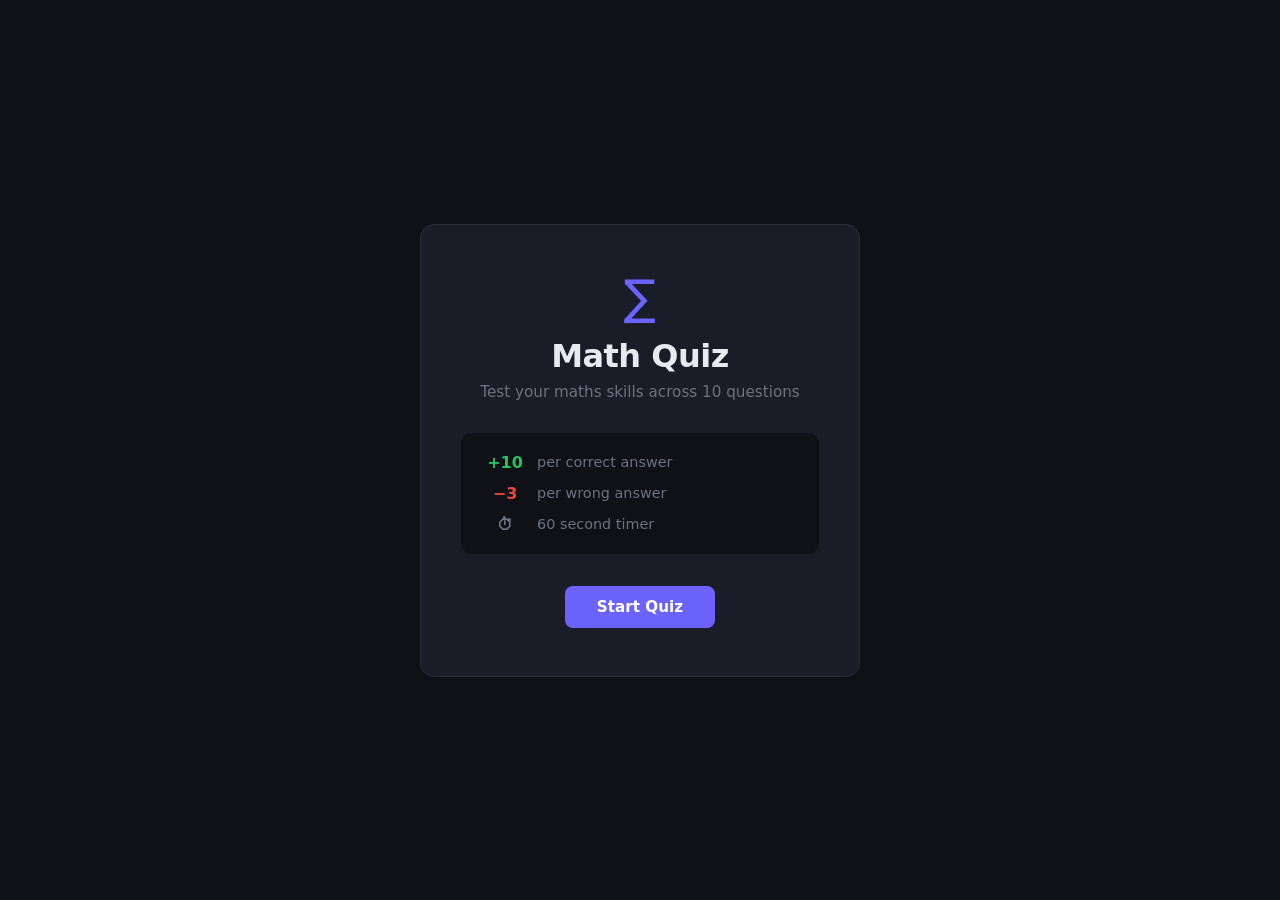
<file: docs/index.html>
<!DOCTYPE html>
<html lang="en">
<head>
  <meta charset="UTF-8" />
  <meta name="viewport" content="width=device-width, initial-scale=1.0"/>
  <title>Math Quiz</title>
  <link rel="stylesheet" href="style.css" />
</head>
<body class="landing">
  <div class="card landing-card">
    <div class="logo">∑</div>
    <h1>Math Quiz</h1>
    <p class="subtitle">Test your maths skills across 10 questions</p>

    <div class="rules">
      <div class="rule">
        <span class="rule-icon correct-color">+10</span>
        <span>per correct answer</span>
      </div>
      <div class="rule">
        <span class="rule-icon wrong-color">−3</span>
        <span>per wrong answer</span>
      </div>
      <div class="rule">
        <span class="rule-icon">⏱</span>
        <span>60 second timer</span>
      </div>
    </div>

    <a href="quiz.html" class="btn btn-primary">Start Quiz</a>
  </div>

  <script src="script.js"></script>
</body>
</html>
</file>
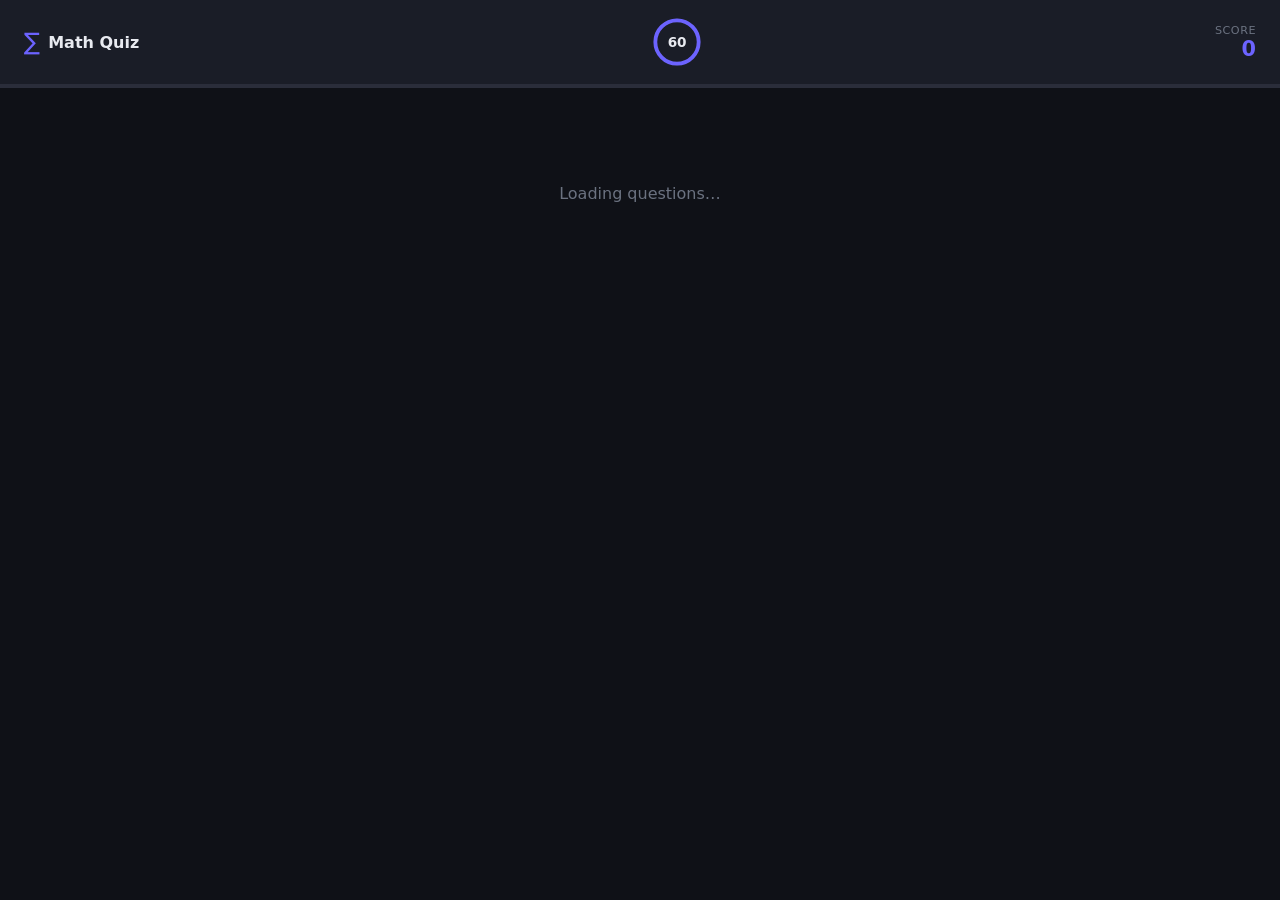
<file: docs/quiz.html>
<!DOCTYPE html>
<html lang="en">
<head>
  <meta charset="UTF-8" />
  <meta name="viewport" content="width=device-width, initial-scale=1.0"/>
  <title>Math Quiz</title>
  <link rel="stylesheet" href="style.css" />
</head>
<body class="quiz-page">

  <!-- Header bar -->
  <header class="quiz-header">
    <div class="header-left">
      <span class="logo-sm">∑</span>
      <span class="header-title">Math Quiz</span>
    </div>
    <div class="header-center">
      <div id="timer-ring">
        <svg viewBox="0 0 48 48">
          <circle cx="24" cy="24" r="20" class="ring-bg"/>
          <circle cx="24" cy="24" r="20" class="ring-fill" id="ring-fill"/>
        </svg>
        <span id="timer-text">60</span>
      </div>
    </div>
    <div class="header-right">
      <span class="score-label">Score</span>
      <span id="score-display" class="score-value">0</span>
    </div>
  </header>

  <!-- Progress bar -->
  <div class="progress-bar-wrap">
    <div class="progress-bar" id="progress-bar"></div>
  </div>

  <!-- Question area -->
  <main class="quiz-main">
    <div id="loading" class="loading-state">Loading questions…</div>

    <div id="question-card" class="card question-card hidden">
      <div class="question-meta">
        <span id="question-number" class="q-num"></span>
        <span id="question-count" class="q-count"></span>
      </div>
      <p id="question-text" class="question-text"></p>
      <div id="options-grid" class="options-grid"></div>
    </div>

    <!-- Results panel (hidden until end) -->
    <div id="results-card" class="card results-card hidden">
      <div id="results-icon" class="results-icon"></div>
      <h2 id="results-title"></h2>
      <p id="results-subtitle"></p>
      <div class="final-score-wrap">
        <span class="final-score-label">Final Score</span>
        <span id="final-score" class="final-score-num"></span>
      </div>
      <div id="results-breakdown" class="results-breakdown"></div>
      <div class="results-actions">
        <a href="index.html" class="btn btn-secondary">Home</a>
        <button id="play-again-btn" class="btn btn-primary">Play Again</button>
      </div>
    </div>
  </main>

  <script src="script.js"></script>
</body>
</html>
</file>
<file: docs/style.css>
/* ── Reset & base ─────────────────────────────── */
*, *::before, *::after { box-sizing: border-box; margin: 0; padding: 0; }

:root {
  --bg:        #0f1117;
  --surface:   #1a1d27;
  --border:    #2a2d3a;
  --text:      #e8eaf0;
  --muted:     #6b7280;
  --accent:    #6c63ff;
  --accent-h:  #857dff;
  --correct:   #22c55e;
  --wrong:     #ef4444;
  --warn:      #f59e0b;
  --radius:    14px;
  --transition: 180ms ease;
}

html, body { height: 100%; }

body {
  font-family: 'Segoe UI', system-ui, sans-serif;
  background: var(--bg);
  color: var(--text);
  min-height: 100vh;
}

/* ── Card ────────────────────────────────────── */
.card {
  background: var(--surface);
  border: 1px solid var(--border);
  border-radius: var(--radius);
  padding: 2rem;
}

/* ── Buttons ─────────────────────────────────── */
.btn {
  display: inline-block;
  padding: 0.75rem 2rem;
  border-radius: 8px;
  font-size: 0.95rem;
  font-weight: 600;
  cursor: pointer;
  border: none;
  text-decoration: none;
  transition: opacity var(--transition), transform var(--transition);
}
.btn:hover { opacity: 0.88; transform: translateY(-1px); }
.btn:active { transform: translateY(0); }

.btn-primary  { background: var(--accent); color: #fff; }
.btn-secondary { background: var(--border); color: var(--text); }

/* ── Utility ─────────────────────────────────── */
.hidden { display: none !important; }
.correct-color { color: var(--correct); }
.wrong-color   { color: var(--wrong); }

/* ═══════════════════════════════════════════════
   LANDING PAGE
   ═══════════════════════════════════════════════ */
.landing {
  display: flex;
  align-items: center;
  justify-content: center;
}

.landing-card {
  width: 100%;
  max-width: 440px;
  text-align: center;
  padding: 3rem 2.5rem;
}

.logo {
  font-size: 3rem;
  line-height: 1;
  margin-bottom: 1rem;
  color: var(--accent);
}

.landing-card h1 {
  font-size: 2rem;
  font-weight: 700;
  letter-spacing: -0.5px;
  margin-bottom: 0.5rem;
}

.subtitle {
  color: var(--muted);
  margin-bottom: 2rem;
  font-size: 0.95rem;
}

.rules {
  display: flex;
  flex-direction: column;
  gap: 0.75rem;
  margin-bottom: 2rem;
  text-align: left;
  background: var(--bg);
  border-radius: 10px;
  padding: 1.25rem 1.5rem;
}

.rule {
  display: flex;
  align-items: center;
  gap: 0.75rem;
  font-size: 0.9rem;
  color: var(--muted);
}

.rule-icon {
  font-size: 1rem;
  font-weight: 700;
  min-width: 2.5rem;
  text-align: center;
}

/* ═══════════════════════════════════════════════
   QUIZ PAGE
   ═══════════════════════════════════════════════ */
.quiz-page {
  display: flex;
  flex-direction: column;
  min-height: 100vh;
}

/* ── Header ──────────────────────────────────── */
.quiz-header {
  display: flex;
  align-items: center;
  justify-content: space-between;
  padding: 1rem 1.5rem;
  background: var(--surface);
  border-bottom: 1px solid var(--border);
  position: sticky;
  top: 0;
  z-index: 10;
}

.header-left {
  display: flex;
  align-items: center;
  gap: 0.5rem;
}
.logo-sm { font-size: 1.5rem; color: var(--accent); }
.header-title { font-weight: 600; font-size: 1rem; }

/* Timer ring */
.header-center { display: flex; justify-content: center; }

#timer-ring {
  position: relative;
  width: 52px;
  height: 52px;
}
#timer-ring svg {
  width: 100%;
  height: 100%;
  transform: rotate(-90deg);
}

.ring-bg  { fill: none; stroke: var(--border); stroke-width: 3.5; }
.ring-fill {
  fill: none;
  stroke: var(--accent);
  stroke-width: 3.5;
  stroke-linecap: round;
  stroke-dasharray: 125.66;
  stroke-dashoffset: 0;
  transition: stroke-dashoffset 1s linear, stroke 0.5s;
}

#timer-text {
  position: absolute;
  inset: 0;
  display: flex;
  align-items: center;
  justify-content: center;
  font-size: 0.85rem;
  font-weight: 700;
}

.header-right {
  display: flex;
  flex-direction: column;
  align-items: flex-end;
}
.score-label { font-size: 0.7rem; color: var(--muted); text-transform: uppercase; letter-spacing: 0.5px; }
.score-value { font-size: 1.3rem; font-weight: 700; color: var(--accent); transition: color 0.3s; }
.score-value.bump { animation: scoreBump 0.35s ease; }

@keyframes scoreBump {
  0%   { transform: scale(1); }
  50%  { transform: scale(1.3); }
  100% { transform: scale(1); }
}

/* ── Progress bar ────────────────────────────── */
.progress-bar-wrap {
  height: 3px;
  background: var(--border);
}
.progress-bar {
  height: 100%;
  background: var(--accent);
  transition: width 0.4s ease;
  width: 0%;
}

/* ── Main ────────────────────────────────────── */
.quiz-main {
  flex: 1;
  display: flex;
  align-items: flex-start;
  justify-content: center;
  padding: 2rem 1rem;
}

.loading-state {
  color: var(--muted);
  margin-top: 4rem;
}

/* ── Question card ───────────────────────────── */
.question-card {
  width: 100%;
  max-width: 580px;
  animation: slideIn 0.25s ease;
}

@keyframes slideIn {
  from { opacity: 0; transform: translateY(10px); }
  to   { opacity: 1; transform: translateY(0); }
}

.question-meta {
  display: flex;
  justify-content: space-between;
  align-items: center;
  margin-bottom: 1.25rem;
}
.q-num {
  font-size: 0.75rem;
  font-weight: 700;
  text-transform: uppercase;
  letter-spacing: 1px;
  color: var(--accent);
}
.q-count { font-size: 0.8rem; color: var(--muted); }

.question-text {
  font-size: 1.25rem;
  font-weight: 600;
  line-height: 1.5;
  margin-bottom: 1.75rem;
}

/* Options */
.options-grid {
  display: grid;
  grid-template-columns: 1fr 1fr;
  gap: 0.75rem;
}

.option-btn {
  background: var(--bg);
  border: 1.5px solid var(--border);
  border-radius: 10px;
  padding: 0.9rem 1rem;
  font-size: 0.95rem;
  color: var(--text);
  cursor: pointer;
  text-align: left;
  transition: border-color var(--transition), background var(--transition), transform var(--transition);
  display: flex;
  align-items: center;
  gap: 0.6rem;
}
.option-btn:hover:not(:disabled) {
  border-color: var(--accent);
  background: rgba(108, 99, 255, 0.08);
  transform: translateY(-1px);
}
.option-btn .opt-letter {
  display: inline-flex;
  align-items: center;
  justify-content: center;
  width: 1.6rem;
  height: 1.6rem;
  border-radius: 50%;
  background: var(--border);
  font-size: 0.75rem;
  font-weight: 700;
  flex-shrink: 0;
  transition: background var(--transition);
}

.option-btn.selected        { border-color: var(--accent); background: rgba(108,99,255,0.12); }
.option-btn.selected .opt-letter { background: var(--accent); }

.option-btn.correct         { border-color: var(--correct); background: rgba(34,197,94,0.1); }
.option-btn.correct .opt-letter { background: var(--correct); color: #fff; }

.option-btn.wrong           { border-color: var(--wrong); background: rgba(239,68,68,0.1); }
.option-btn.wrong .opt-letter { background: var(--wrong); color: #fff; }

.option-btn:disabled { cursor: default; }

/* ── Results card ────────────────────────────── */
.results-card {
  width: 100%;
  max-width: 580px;
  text-align: center;
  animation: slideIn 0.3s ease;
}

.results-icon { font-size: 3rem; margin-bottom: 0.75rem; }
.results-card h2 { font-size: 1.6rem; font-weight: 700; margin-bottom: 0.4rem; }
.results-card p  { color: var(--muted); margin-bottom: 1.5rem; }

.final-score-wrap {
  background: var(--bg);
  border-radius: 12px;
  padding: 1.25rem;
  margin-bottom: 1.5rem;
}
.final-score-label { display: block; font-size: 0.75rem; color: var(--muted); text-transform: uppercase; letter-spacing: 1px; margin-bottom: 0.25rem; }
.final-score-num   { font-size: 3rem; font-weight: 800; color: var(--accent); }

/* Breakdown list */
.results-breakdown {
  text-align: left;
  display: flex;
  flex-direction: column;
  gap: 0.5rem;
  max-height: 280px;
  overflow-y: auto;
  margin-bottom: 1.5rem;
  padding-right: 2px;
}
.results-breakdown::-webkit-scrollbar { width: 4px; }
.results-breakdown::-webkit-scrollbar-track { background: transparent; }
.results-breakdown::-webkit-scrollbar-thumb { background: var(--border); border-radius: 2px; }

.breakdown-item {
  background: var(--bg);
  border-radius: 8px;
  padding: 0.7rem 0.9rem;
  font-size: 0.82rem;
  display: grid;
  grid-template-columns: auto 1fr auto;
  align-items: center;
  gap: 0.6rem;
}
.bi-icon { font-size: 1rem; }
.bi-question { color: var(--muted); }
.bi-badge {
  font-size: 0.72rem;
  font-weight: 700;
  padding: 0.15rem 0.5rem;
  border-radius: 99px;
}
.bi-badge.correct { background: rgba(34,197,94,0.15); color: var(--correct); }
.bi-badge.wrong   { background: rgba(239,68,68,0.15);  color: var(--wrong); }
.bi-badge.skipped { background: rgba(107,114,128,0.15); color: var(--muted); }

.results-actions {
  display: flex;
  gap: 0.75rem;
  justify-content: center;
}

/* ── Responsive ──────────────────────────────── */
@media (max-width: 480px) {
  .options-grid { grid-template-columns: 1fr; }
  .question-text { font-size: 1.1rem; }
}
</file>
